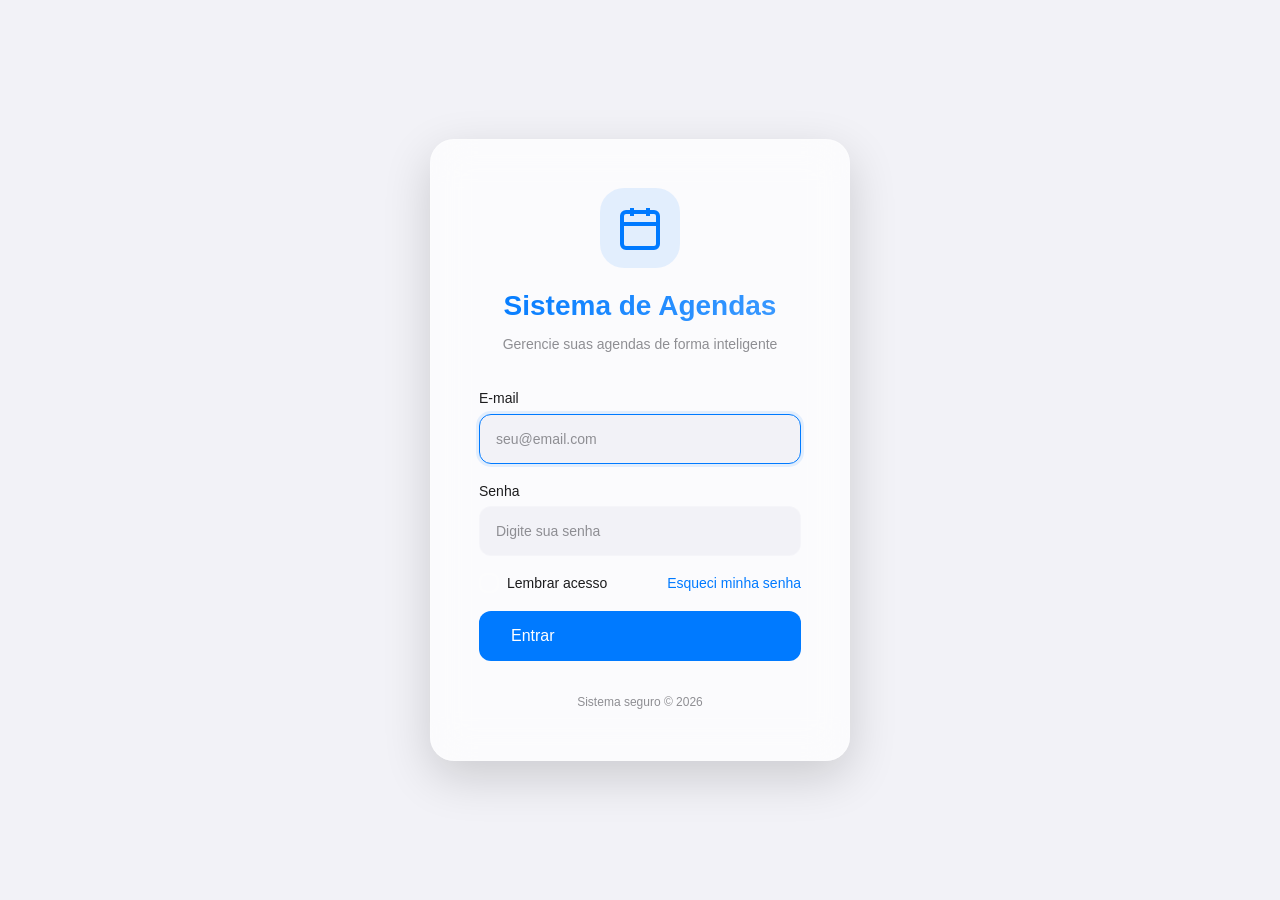
<file: login.html>
<!DOCTYPE html>
<html lang="pt-BR">
<head>
    <meta charset="UTF-8">
    <meta name="viewport" content="width=device-width, initial-scale=1.0, maximum-scale=1.0, user-scalable=no">
    <meta name="theme-color" content="#007AFF">
    <title>Login - Sistema de Agendas</title>
    <link rel="stylesheet" href="assets/css/style.css">
    <link rel="manifest" href="manifest.json">
</head>
<body>
    <div class="login-container">
        <div class="login-card">
            <div class="login-header">
                <div class="login-logo">
                    <svg width="48" height="48" viewBox="0 0 24 24" fill="none" stroke="#007AFF" stroke-width="2">
                        <rect x="3" y="4" width="18" height="18" rx="2"/>
                        <line x1="16" y1="2" x2="16" y2="6"/>
                        <line x1="8" y1="2" x2="8" y2="6"/>
                        <line x1="3" y1="10" x2="21" y2="10"/>
                    </svg>
                </div>
                <h1 class="login-title">Sistema de Agendas</h1>
                <p class="login-subtitle">Gerencie suas agendas de forma inteligente</p>
            </div>

            <form id="loginForm" onsubmit="fazerLogin(event)">
                <div id="loginError" class="login-error" style="display: none;"></div>
                
                <div class="form-group">
                    <label class="form-label" for="email">E-mail</label>
                    <input type="email" id="email" class="form-control" placeholder="seu@email.com" required autofocus>
                </div>

                <div class="form-group">
                    <label class="form-label" for="senha">Senha</label>
                    <input type="password" id="senha" class="form-control" placeholder="Digite sua senha" required>
                </div>

                <div class="login-options">
                    <label class="checkbox-label">
                        <input type="checkbox" id="lembrar">
                        <span class="checkbox-custom"></span>
                        Lembrar acesso
                    </label>
                    <a href="#" class="forgot-password">Esqueci minha senha</a>
                </div>

                <button type="submit" id="btnLogin" class="btn btn-primary btn-lg w-100">
                    Entrar
                </button>
            </form>

            <div class="login-footer">
                <p class="text-muted">Sistema seguro © 2026</p>
            </div>
        </div>
    </div>

    <script src="assets/js/api.js"></script>
    <script src="assets/js/auth.js"></script>
    <style>
        .login-container {
            min-height: 100vh;
            display: flex;
            align-items: center;
            justify-content: center;
            background: var(--bg-primary);
            padding: var(--spacing-lg);
        }

        .login-card {
            background: var(--glass-bg);
            backdrop-filter: blur(var(--glass-blur));
            -webkit-backdrop-filter: blur(var(--glass-blur));
            border: 1px solid var(--glass-border);
            border-radius: var(--radius-xl);
            padding: var(--spacing-xxl);
            max-width: 420px;
            width: 100%;
            box-shadow: var(--shadow-xl);
            animation: fadeInUp 0.5s ease;
        }

        .login-header {
            text-align: center;
            margin-bottom: var(--spacing-xl);
        }

        .login-logo {
            display: inline-flex;
            align-items: center;
            justify-content: center;
            width: 80px;
            height: 80px;
            background: rgba(0, 122, 255, 0.1);
            border-radius: var(--radius-xl);
            margin-bottom: var(--spacing-md);
        }

        .login-title {
            font-size: 28px;
            font-weight: 700;
            background: linear-gradient(135deg, var(--primary), var(--primary-light));
            -webkit-background-clip: text;
            -webkit-text-fill-color: transparent;
            background-clip: text;
            margin-bottom: var(--spacing-xs);
        }

        .login-subtitle {
            color: var(--text-muted);
            font-size: 14px;
        }

        .login-options {
            display: flex;
            align-items: center;
            justify-content: space-between;
            margin: var(--spacing-md) 0;
        }

        .checkbox-label {
            display: flex;
            align-items: center;
            gap: var(--spacing-sm);
            cursor: pointer;
            font-size: 14px;
            color: var(--text-secondary);
        }

        .checkbox-custom {
            width: 20px;
            height: 20px;
            border: 2px solid var(--glass-border);
            border-radius: var(--radius-sm);
            display: inline-block;
            position: relative;
            transition: all var(--transition-fast);
        }

        .checkbox-label input:checked + .checkbox-custom {
            background: var(--primary);
            border-color: var(--primary);
        }

        .checkbox-label input:checked + .checkbox-custom::after {
            content: '✓';
            position: absolute;
            top: 50%;
            left: 50%;
            transform: translate(-50%, -50%);
            color: white;
            font-size: 14px;
        }

        .checkbox-label input {
            display: none;
        }

        .forgot-password {
            color: var(--primary);
            text-decoration: none;
            font-size: 14px;
        }

        .forgot-password:hover {
            text-decoration: underline;
        }

        .login-error {
            background: rgba(255, 59, 48, 0.1);
            color: var(--danger);
            padding: var(--spacing-md);
            border-radius: var(--radius-md);
            margin-bottom: var(--spacing-md);
            border-left: 4px solid var(--danger);
            animation: shake 0.5s ease;
        }

        .login-footer {
            text-align: center;
            margin-top: var(--spacing-xl);
            font-size: 12px;
        }

        @keyframes shake {
            0%, 100% { transform: translateX(0); }
            25% { transform: translateX(-8px); }
            75% { transform: translateX(8px); }
        }

        .spinner {
            display: inline-block;
            width: 16px;
            height: 16px;
            border: 2px solid rgba(255,255,255,0.3);
            border-radius: 50%;
            border-top-color: white;
            animation: spin 0.8s ease infinite;
            vertical-align: middle;
            margin-right: var(--spacing-sm);
        }

        @keyframes spin {
            to { transform: rotate(360deg); }
        }

        @media (max-width: 480px) {
            .login-card {
                padding: var(--spacing-lg);
            }
            
            .login-title {
                font-size: 24px;
            }
            
            .login-options {
                flex-direction: column;
                gap: var(--spacing-sm);
                align-items: flex-start;
            }
        }
    </style>
</body>
</html>
</file>
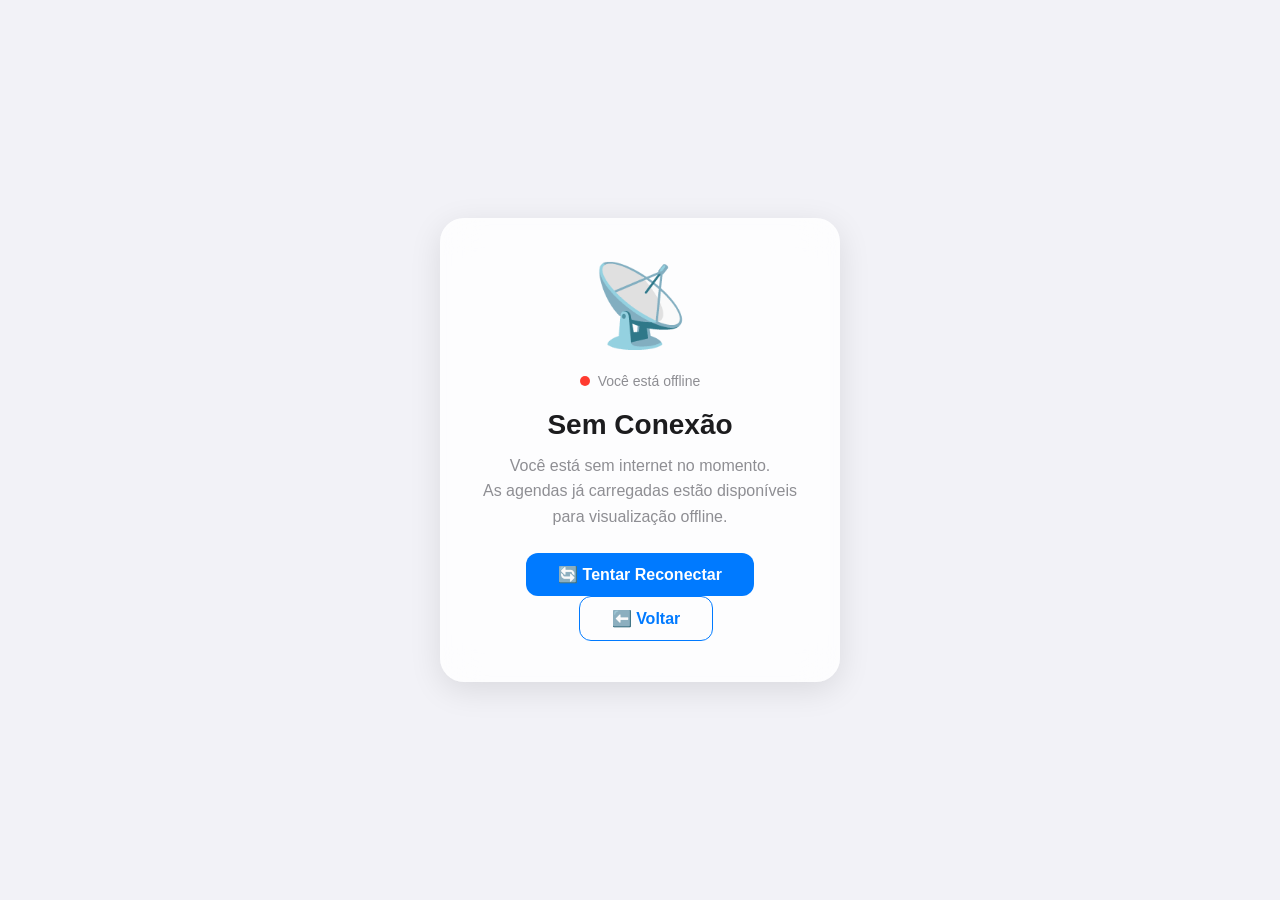
<file: offline.html>
<!DOCTYPE html>
<html lang="pt-BR">
<head>
    <meta charset="UTF-8">
    <meta name="viewport" content="width=device-width, initial-scale=1.0">
    <title>Offline - Sistema de Agendas</title>
    <style>
        * {
            margin: 0;
            padding: 0;
            box-sizing: border-box;
        }

        body {
            font-family: -apple-system, BlinkMacSystemFont, 'SF Pro Display', 'Helvetica Neue', Arial, sans-serif;
            background: #F2F2F7;
            display: flex;
            align-items: center;
            justify-content: center;
            min-height: 100vh;
            padding: 20px;
        }

        .offline-container {
            text-align: center;
            max-width: 400px;
            padding: 40px;
            background: rgba(255, 255, 255, 0.8);
            backdrop-filter: blur(20px);
            -webkit-backdrop-filter: blur(20px);
            border-radius: 24px;
            border: 1px solid rgba(255, 255, 255, 0.2);
            box-shadow: 0 8px 32px rgba(0, 0, 0, 0.1);
        }

        .offline-icon {
            font-size: 80px;
            margin-bottom: 20px;
            animation: pulse 2s ease-in-out infinite;
        }

        h1 {
            font-size: 28px;
            font-weight: 700;
            color: #1C1C1E;
            margin-bottom: 12px;
        }

        p {
            font-size: 16px;
            color: #8E8E93;
            margin-bottom: 24px;
            line-height: 1.6;
        }

        .btn {
            display: inline-block;
            padding: 12px 32px;
            background: #007AFF;
            color: white;
            border: none;
            border-radius: 12px;
            font-size: 16px;
            font-weight: 600;
            cursor: pointer;
            transition: all 0.3s ease;
            text-decoration: none;
        }

        .btn:hover {
            background: #0055CC;
            transform: scale(0.98);
        }

        .btn-secondary {
            background: transparent;
            color: #007AFF;
            border: 1px solid #007AFF;
            margin-left: 12px;
        }

        .btn-secondary:hover {
            background: rgba(0, 122, 255, 0.1);
        }

        .status-indicator {
            display: flex;
            align-items: center;
            justify-content: center;
            gap: 8px;
            margin-bottom: 20px;
        }

        .status-dot {
            width: 10px;
            height: 10px;
            border-radius: 50%;
            background: #FF3B30;
            animation: blink 1s ease-in-out infinite;
        }

        .status-text {
            font-size: 14px;
            color: #8E8E93;
        }

        @keyframes pulse {
            0%, 100% { transform: scale(1); }
            50% { transform: scale(1.1); }
        }

        @keyframes blink {
            0%, 100% { opacity: 1; }
            50% { opacity: 0.3; }
        }

        @media (max-width: 480px) {
            .offline-container {
                padding: 24px;
            }

            .offline-icon {
                font-size: 60px;
            }

            h1 {
                font-size: 24px;
            }

            .btn {
                display: block;
                width: 100%;
                margin: 8px 0;
            }

            .btn-secondary {
                margin-left: 0;
            }
        }

        [data-theme="dark"] body {
            background: #000000;
        }

        [data-theme="dark"] .offline-container {
            background: rgba(28, 28, 30, 0.8);
            border-color: rgba(255, 255, 255, 0.1);
        }

        [data-theme="dark"] h1 {
            color: #FFFFFF;
        }

        [data-theme="dark"] p {
            color: #AEAEB2;
        }
    </style>
</head>
<body>
    <div class="offline-container">
        <div class="offline-icon">📡</div>
        <div class="status-indicator">
            <span class="status-dot"></span>
            <span class="status-text">Você está offline</span>
        </div>
        <h1>Sem Conexão</h1>
        <p>
            Você está sem internet no momento.<br>
            As agendas já carregadas estão disponíveis<br>
            para visualização offline.
        </p>
        <button class="btn" onclick="tentarReconectar()">
            🔄 Tentar Reconectar
        </button>
        <button class="btn btn-secondary" onclick="voltar()">
            ⬅️ Voltar
        </button>
    </div>

    <script>
        function tentarReconectar() {
            if (navigator.onLine) {
                window.location.href = '/dashboard.html';
            } else {
                alert('Continue offline. Tente novamente quando tiver conexão.');
            }
        }

        function voltar() {
            window.history.back();
        }

        // Verificar conexão automaticamente
        window.addEventListener('online', () => {
            window.location.href = '/dashboard.html';
        });

        // Verificar se já está online
        if (navigator.onLine) {
            setTimeout(() => {
                window.location.href = '/dashboard.html';
            }, 2000);
        }
    </script>
</body>
</html>
</file>
<file: assets/css/style.css>
/* ========================================
   VARIÁVEIS E RESET
   ======================================== */
:root {
    /* Cores Principais */
    --primary: #007AFF;
    --primary-dark: #0055CC;
    --primary-light: #409CFF;
    
    /* Cores de Status */
    --success: #34C759;
    --warning: #FF9500;
    --danger: #FF3B30;
    --info: #5AC8FA;
    --muted: #8E8E93;
    
    /* Cores de Fundo */
    --bg-primary: #F2F2F7;
    --bg-secondary: #FFFFFF;
    --bg-tertiary: #E5E5EA;
    
    /* Cores de Texto */
    --text-primary: #000000;
    --text-secondary: #1C1C1E;
    --text-tertiary: #3A3A3C;
    --text-muted: #8E8E93;
    
    /* Glassmorphism */
    --glass-bg: rgba(255, 255, 255, 0.7);
    --glass-border: rgba(255, 255, 255, 0.2);
    --glass-shadow: rgba(0, 0, 0, 0.1);
    
    /* Espaçamento */
    --spacing-xs: 4px;
    --spacing-sm: 8px;
    --spacing-md: 16px;
    --spacing-lg: 24px;
    --spacing-xl: 32px;
    --spacing-xxl: 48px;
    
    /* Border Radius */
    --radius-sm: 8px;
    --radius-md: 12px;
    --radius-lg: 16px;
    --radius-xl: 24px;
    --radius-full: 50%;
    
    /* Transições */
    --transition-fast: 0.2s ease;
    --transition-normal: 0.3s ease;
    --transition-slow: 0.5s ease;
    
    /* Sombras */
    --shadow-sm: 0 2px 4px rgba(0, 0, 0, 0.05);
    --shadow-md: 0 4px 12px rgba(0, 0, 0, 0.08);
    --shadow-lg: 0 8px 24px rgba(0, 0, 0, 0.12);
    --shadow-xl: 0 16px 48px rgba(0, 0, 0, 0.16);
    
    /* Glassmorphism */
    --glass-blur: 20px;
}

/* Dark Mode */
[data-theme="dark"] {
    --bg-primary: #000000;
    --bg-secondary: #1C1C1E;
    --bg-tertiary: #2C2C2E;
    
    --text-primary: #FFFFFF;
    --text-secondary: #E5E5EA;
    --text-tertiary: #AEAEB2;
    --text-muted: #636366;
    
    --glass-bg: rgba(28, 28, 30, 0.8);
    --glass-border: rgba(255, 255, 255, 0.1);
    --glass-shadow: rgba(0, 0, 0, 0.3);
}

/* Reset */
* {
    margin: 0;
    padding: 0;
    box-sizing: border-box;
}

body {
    font-family: -apple-system, BlinkMacSystemFont, 'SF Pro Display', 'Helvetica Neue', Arial, sans-serif;
    background: var(--bg-primary);
    color: var(--text-primary);
    line-height: 1.6;
    transition: background var(--transition-normal), color var(--transition-normal);
    -webkit-font-smoothing: antialiased;
    -moz-osx-font-smoothing: grayscale;
}

/* ========================================
   LAYOUT PRINCIPAL
   ======================================== */
#app {
    display: flex;
    flex-direction: column;
    min-height: 100vh;
}

/* ========================================
   HEADER
   ======================================== */
.header {
    position: fixed;
    top: 0;
    left: 0;
    right: 0;
    z-index: 1000;
    background: var(--glass-bg);
    backdrop-filter: blur(var(--glass-blur));
    -webkit-backdrop-filter: blur(var(--glass-blur));
    border-bottom: 1px solid var(--glass-border);
    padding: var(--spacing-md) var(--spacing-lg);
    transition: background var(--transition-normal);
}

.header-container {
    display: flex;
    align-items: center;
    justify-content: space-between;
    max-width: 1400px;
    margin: 0 auto;
}

.menu-toggle {
    display: none;
    background: none;
    border: none;
    color: var(--text-primary);
    cursor: pointer;
    padding: var(--spacing-sm);
    border-radius: var(--radius-sm);
    transition: background var(--transition-fast);
}

.menu-toggle:hover {
    background: var(--bg-tertiary);
}

.header-title {
    font-size: 20px;
    font-weight: 600;
    letter-spacing: -0.5px;
    background: linear-gradient(135deg, var(--primary), var(--primary-light));
    -webkit-background-clip: text;
    -webkit-text-fill-color: transparent;
    background-clip: text;
}

.header-actions {
    display: flex;
    align-items: center;
    gap: var(--spacing-md);
}

.theme-toggle {
    background: none;
    border: none;
    color: var(--text-primary);
    cursor: pointer;
    padding: var(--spacing-sm);
    border-radius: var(--radius-sm);
    transition: background var(--transition-fast);
}

.theme-toggle:hover {
    background: var(--bg-tertiary);
}

.user-profile {
    display: flex;
    align-items: center;
    gap: var(--spacing-sm);
}

.user-name {
    font-size: 14px;
    font-weight: 500;
    color: var(--text-secondary);
}

/* ========================================
   SIDEBAR
   ======================================== */
.sidebar {
    position: fixed;
    top: 0;
    left: 0;
    height: 100vh;
    width: 280px;
    background: var(--glass-bg);
    backdrop-filter: blur(var(--glass-blur));
    -webkit-backdrop-filter: blur(var(--glass-blur));
    border-right: 1px solid var(--glass-border);
    padding: var(--spacing-lg);
    transform: translateX(-100%);
    transition: transform var(--transition-normal);
    z-index: 999;
    overflow-y: auto;
}

.sidebar.open {
    transform: translateX(0);
}

.sidebar-header {
    padding: var(--spacing-md) 0;
    margin-bottom: var(--spacing-lg);
    border-bottom: 1px solid var(--glass-border);
}

.sidebar-header h2 {
    font-size: 18px;
    font-weight: 600;
    color: var(--text-primary);
}

.sidebar-nav {
    display: flex;
    flex-direction: column;
    gap: var(--spacing-xs);
}

.sidebar-link {
    display: flex;
    align-items: center;
    gap: var(--spacing-md);
    padding: var(--spacing-md);
    border-radius: var(--radius-md);
    color: var(--text-secondary);
    text-decoration: none;
    transition: all var(--transition-fast);
    cursor: pointer;
}

.sidebar-link:hover {
    background: var(--bg-tertiary);
    color: var(--text-primary);
}

.sidebar-link.active {
    background: var(--primary);
    color: white;
}

.sidebar-link.active svg {
    stroke: white;
}

.sidebar-link svg {
    flex-shrink: 0;
    stroke: currentColor;
}

/* ========================================
   MAIN CONTENT
   ======================================== */
.main-content {
    margin-top: 70px;
    padding: var(--spacing-lg);
    min-height: calc(100vh - 70px);
    margin-left: 0;
    transition: margin-left var(--transition-normal);
}

/* ========================================
   CARDS E COMPONENTES
   ======================================== */
.card {
    background: var(--glass-bg);
    backdrop-filter: blur(var(--glass-blur));
    -webkit-backdrop-filter: blur(var(--glass-blur));
    border: 1px solid var(--glass-border);
    border-radius: var(--radius-lg);
    padding: var(--spacing-lg);
    box-shadow: var(--shadow-sm);
    transition: all var(--transition-normal);
}

.card:hover {
    box-shadow: var(--shadow-md);
    transform: translateY(-2px);
}

.card-title {
    font-size: 16px;
    font-weight: 600;
    margin-bottom: var(--spacing-md);
    color: var(--text-secondary);
}

/* ========================================
   DASHBOARD
   ======================================== */
.dashboard-grid {
    display: grid;
    grid-template-columns: repeat(auto-fit, minmax(240px, 1fr));
    gap: var(--spacing-lg);
    margin-bottom: var(--spacing-xl);
}

.stat-card {
    background: var(--glass-bg);
    backdrop-filter: blur(var(--glass-blur));
    -webkit-backdrop-filter: blur(var(--glass-blur));
    border: 1px solid var(--glass-border);
    border-radius: var(--radius-lg);
    padding: var(--spacing-lg);
    text-align: center;
    transition: all var(--transition-normal);
}

.stat-card:hover {
    transform: translateY(-4px);
    box-shadow: var(--shadow-lg);
}

.stat-value {
    font-size: 32px;
    font-weight: 700;
    color: var(--primary);
    margin-bottom: var(--spacing-xs);
}

.stat-label {
    font-size: 14px;
    color: var(--text-muted);
}

.stat-icon {
    font-size: 24px;
    margin-bottom: var(--spacing-sm);
}

/* ========================================
   AGENDAS - CARDS
   ======================================== */
.agendas-grid {
    display: grid;
    grid-template-columns: repeat(auto-fill, minmax(300px, 1fr));
    gap: var(--spacing-lg);
}

.agenda-card {
    background: var(--glass-bg);
    backdrop-filter: blur(var(--glass-blur));
    -webkit-backdrop-filter: blur(var(--glass-blur));
    border: 1px solid var(--glass-border);
    border-radius: var(--radius-lg);
    padding: var(--spacing-lg);
    transition: all var(--transition-normal);
    animation: fadeInUp 0.5s ease forwards;
    opacity: 0;
}

.agenda-card:hover {
    transform: translateY(-4px);
    box-shadow: var(--shadow-lg);
}

.agenda-card-header {
    display: flex;
    justify-content: space-between;
    align-items: flex-start;
    margin-bottom: var(--spacing-md);
}

.agenda-type {
    display: flex;
    align-items: center;
    gap: var(--spacing-sm);
    font-size: 18px;
    font-weight: 600;
    color: var(--text-primary);
}

.agenda-status {
    padding: var(--spacing-xs) var(--spacing-sm);
    border-radius: var(--radius-sm);
    font-size: 12px;
    font-weight: 600;
    text-transform: uppercase;
}

.status-agendada { background: #E8F5FE; color: #007AFF; }
.status-confirmada { background: #E3F9E5; color: #34C759; }
.status-andamento { background: #FFF3E0; color: #FF9500; }
.status-realizada { background: #E8E8ED; color: #8E8E93; }
.status-cancelada { background: #FFE5E5; color: #FF3B30; }
.status-adiada { background: #F3E8FF; color: #AF52DE; }

[data-theme="dark"] .status-agendada { background: #1A3A5C; color: #409CFF; }
[data-theme="dark"] .status-confirmada { background: #1A3A2A; color: #30B350; }
[data-theme="dark"] .status-andamento { background: #3A2A1A; color: #FF9500; }
[data-theme="dark"] .status-realizada { background: #2C2C2E; color: #8E8E93; }
[data-theme="dark"] .status-cancelada { background: #3A1A1A; color: #FF453A; }
[data-theme="dark"] .status-adiada { background: #2A1A3A; color: #AF52DE; }

.agenda-details {
    margin: var(--spacing-md) 0;
}

.agenda-detail {
    display: flex;
    align-items: center;
    gap: var(--spacing-sm);
    font-size: 14px;
    color: var(--text-secondary);
    margin-bottom: var(--spacing-xs);
}

.agenda-actions {
    display: flex;
    gap: var(--spacing-sm);
    margin-top: var(--spacing-md);
    flex-wrap: wrap;
}

/* ========================================
   BOTÕES
   ======================================== */
.btn {
    display: inline-flex;
    align-items: center;
    gap: var(--spacing-sm);
    padding: var(--spacing-sm) var(--spacing-lg);
    border: none;
    border-radius: var(--radius-md);
    font-size: 14px;
    font-weight: 500;
    cursor: pointer;
    transition: all var(--transition-fast);
    text-decoration: none;
}

.btn-primary {
    background: var(--primary);
    color: white;
}

.btn-primary:hover {
    background: var(--primary-dark);
    transform: scale(0.98);
}

.btn-success {
    background: var(--success);
    color: white;
}

.btn-success:hover {
    background: #2DB84E;
}

.btn-warning {
    background: var(--warning);
    color: white;
}

.btn-warning:hover {
    background: #E68600;
}

.btn-danger {
    background: var(--danger);
    color: white;
}

.btn-danger:hover {
    background: #E0352B;
}

.btn-outline {
    background: transparent;
    border: 1px solid var(--glass-border);
    color: var(--text-primary);
}

.btn-outline:hover {
    background: var(--bg-tertiary);
}

.btn-sm {
    padding: var(--spacing-xs) var(--spacing-md);
    font-size: 12px;
}

.btn-lg {
    padding: var(--spacing-md) var(--spacing-xl);
    font-size: 16px;
}

/* ========================================
   MODAL
   ======================================== */
.modal-overlay {
    position: fixed;
    top: 0;
    left: 0;
    right: 0;
    bottom: 0;
    background: rgba(0, 0, 0, 0.5);
    backdrop-filter: blur(4px);
    -webkit-backdrop-filter: blur(4px);
    display: none;
    align-items: center;
    justify-content: center;
    z-index: 2000;
    animation: fadeIn 0.3s ease;
}

.modal-overlay.active {
    display: flex;
}

.modal {
    background: var(--bg-secondary);
    border-radius: var(--radius-xl);
    padding: var(--spacing-xl);
    max-width: 500px;
    width: 90%;
    max-height: 90vh;
    overflow-y: auto;
    animation: slideUp 0.3s ease;
    box-shadow: var(--shadow-xl);
}

.modal-header {
    display: flex;
    justify-content: space-between;
    align-items: center;
    margin-bottom: var(--spacing-lg);
}

.modal-title {
    font-size: 20px;
    font-weight: 600;
}

.modal-close {
    background: none;
    border: none;
    font-size: 24px;
    color: var(--text-muted);
    cursor: pointer;
    padding: var(--spacing-xs);
    border-radius: var(--radius-sm);
    transition: background var(--transition-fast);
}

.modal-close:hover {
    background: var(--bg-tertiary);
}

/* ========================================
   FORMULÁRIOS
   ======================================== */
.form-group {
    margin-bottom: var(--spacing-md);
}

.form-label {
    display: block;
    font-size: 14px;
    font-weight: 500;
    color: var(--text-secondary);
    margin-bottom: var(--spacing-xs);
}

.form-control {
    width: 100%;
    padding: var(--spacing-md);
    border: 1px solid var(--glass-border);
    border-radius: var(--radius-md);
    background: var(--bg-primary);
    color: var(--text-primary);
    font-size: 14px;
    transition: border-color var(--transition-fast);
}

.form-control:focus {
    outline: none;
    border-color: var(--primary);
    box-shadow: 0 0 0 3px rgba(0, 122, 255, 0.1);
}

.form-control::placeholder {
    color: var(--text-muted);
}

/* ========================================
   UTILITÁRIOS
   ======================================== */
.text-center { text-align: center; }
.text-muted { color: var(--text-muted); }
.mt-1 { margin-top: var(--spacing-sm); }
.mt-2 { margin-top: var(--spacing-md); }
.mt-3 { margin-top: var(--spacing-lg); }
.mb-1 { margin-bottom: var(--spacing-sm); }
.mb-2 { margin-bottom: var(--spacing-md); }
.mb-3 { margin-bottom: var(--spacing-lg); }

.flex { display: flex; }
.flex-center { display: flex; align-items: center; justify-content: center; }
.flex-between { display: flex; justify-content: space-between; align-items: center; }
.gap-1 { gap: var(--spacing-sm); }
.gap-2 { gap: var(--spacing-md); }
.gap-3 { gap: var(--spacing-lg); }

.w-100 { width: 100%; }
.h-100 { height: 100%; }

/* ========================================
   ANIMAÇÕES
   ======================================== */
@keyframes fadeIn {
    from { opacity: 0; }
    to { opacity: 1; }
}

@keyframes fadeInUp {
    from {
        opacity: 0;
        transform: translateY(20px);
    }
    to {
        opacity: 1;
        transform: translateY(0);
    }
}

@keyframes slideUp {
    from {
        opacity: 0;
        transform: translateY(40px);
    }
    to {
        opacity: 1;
        transform: translateY(0);
    }
}

@keyframes pulse {
    0%, 100% { transform: scale(1); }
    50% { transform: scale(1.05); }
}

/* ========================================
   RESPONSIVIDADE
   ======================================== */
/* Mobile First - Estilos base já são mobile */

/* Tablet */
@media (min-width: 768px) {
    .sidebar {
        transform: translateX(0);
        width: 240px;
    }
    
    .main-content {
        margin-left: 240px;
        padding: var(--spacing-xl);
    }
    
    .menu-toggle {
        display: none;
    }
    
    .agendas-grid {
        grid-template-columns: repeat(auto-fill, minmax(280px, 1fr));
    }
}

/* Desktop */
@media (min-width: 1024px) {
    .sidebar {
        width: 280px;
    }
    
    .main-content {
        margin-left: 280px;
        padding: var(--spacing-xxl);
    }
    
    .dashboard-grid {
        grid-template-columns: repeat(auto-fit, minmax(200px, 1fr));
    }
    
    .agendas-grid {
        grid-template-columns: repeat(auto-fill, minmax(320px, 1fr));
    }
}

/* Large Desktop */
@media (min-width: 1440px) {
    .main-content {
        max-width: 1400px;
        margin-left: auto;
        margin-right: auto;
        padding: var(--spacing-xxl);
    }
    
    .agendas-grid {
        grid-template-columns: repeat(auto-fill, minmax(350px, 1fr));
    }
}

/* ========================================
   SCROLLBAR PERSONALIZADA
   ======================================== */
::-webkit-scrollbar {
    width: 8px;
    height: 8px;
}

::-webkit-scrollbar-track {
    background: var(--bg-primary);
    border-radius: var(--radius-sm);
}

::-webkit-scrollbar-thumb {
    background: var(--text-muted);
    border-radius: var(--radius-sm);
}

::-webkit-scrollbar-thumb:hover {
    background: var(--text-tertiary);
}
</file>
